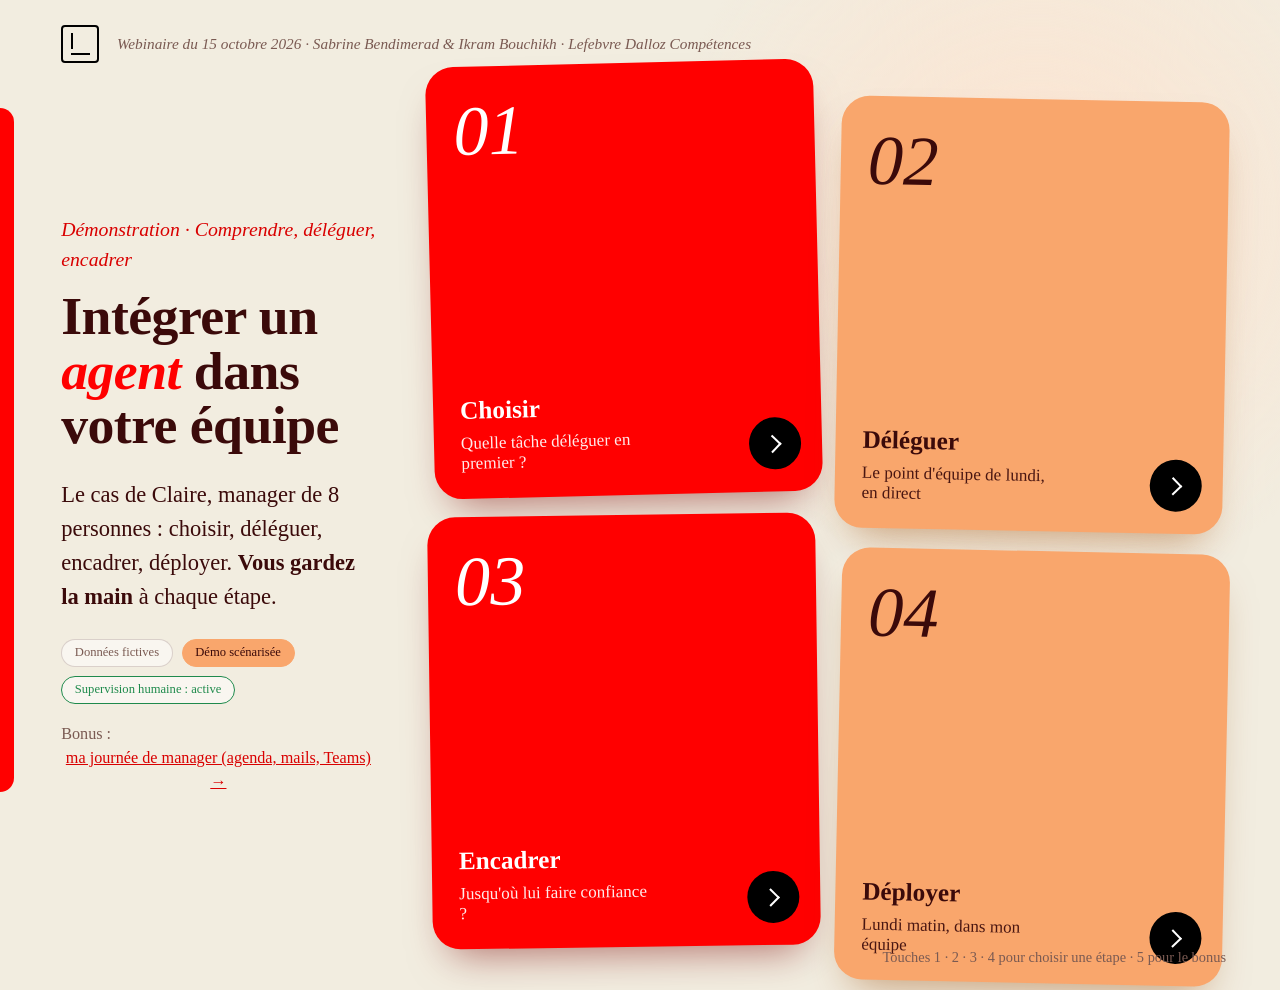
<file: demo/index.html>
<!doctype html>
<html lang="fr">
<head>
<meta charset="utf-8">
<meta name="viewport" content="width=device-width, initial-scale=1">
<title>Le Copilote du Manager</title>
<link rel="stylesheet" href="style.css">
</head>
<body>
<section id="landing" class="landing">
  <div class="l-top">
    <span class="mark" aria-hidden="true"></span>
    <span class="l-kicker">Webinaire du 15 octobre 2026 · Sabrine Bendimerad & Ikram Bouchikh · Lefebvre Dalloz Compétences</span>
  </div>
  <div class="l-grid">
    <div class="l-copy">
      <p class="l-eyebrow">Démonstration · Comprendre, déléguer, encadrer</p>
      <h1>Intégrer un <em>agent</em> dans votre équipe</h1>
      <p class="l-lead">Le cas de Claire, manager de 8 personnes : choisir, déléguer, encadrer, déployer. <b>Vous gardez la main</b> à chaque étape.</p>
      <div class="badges">
        <span class="badge">Données fictives</span>
        <span class="badge badge-accent">Démo scénarisée</span>
        <span class="badge badge-ok">Supervision humaine : active</span>
      </div>
      <p class="l-bonus">Bonus : <button id="bonusBtn" class="linklike">ma journée de manager (agenda, mails, Teams) →</button></p>
    </div>
    <div class="l-cards" id="lcards"></div>
  </div>
  <p class="l-foot">Touches 1 · 2 · 3 · 4 pour choisir une étape · 5 pour le bonus</p>
</section>

<div id="app" hidden>
<header class="top">
  <div class="brand">
    <button id="backBtn" class="back" title="Retour aux missions" aria-label="Retour aux missions"></button>
    <span class="mark" aria-hidden="true"></span>
    <span class="product">Le Copilote <b>du Manager</b></span>
  </div>
  <div class="badges">
    <span class="badge">Données fictives</span>
    <span class="badge badge-accent">Démo scénarisée</span>
    <span class="badge badge-ok">Supervision humaine : active</span>
  </div>
</header>

<nav id="missions" class="missions" aria-label="Missions"></nav>

<main class="grid">
  <section class="col">
    <article class="panel" id="inputPanel">
      <h2 id="inputTitle">Situation du manager</h2>
      <div id="chips" class="chips"></div>
      <div id="connectors" class="connectors"></div>
      <div id="autonomy" class="autonomy"></div>
      <pre id="inputText" class="input-text"></pre>
      <div class="actions">
        <button id="runBtn" class="btn btn-primary">Lancer l'agent</button>
        <button id="resetBtn" class="btn btn-ghost">Réinitialiser</button>
      </div>
    </article>

    <article class="panel" id="activityPanel">
      <h2>L'agent au travail <span id="status" class="status">en attente</span></h2>
      <ol id="steps" class="steps"></ol>
      <p id="stepsEmpty" class="muted">Les étapes et les outils utilisés par l'agent s'afficheront ici en direct.</p>
    </article>
  </section>

  <section class="col">
    <article class="panel result" id="resultPanel">
      <div class="result-head">
        <h2>Livrable</h2>
        <button id="printBtn" class="btn btn-ghost small" hidden>Exporter en PDF</button>
      </div>
      <div id="result" class="result-body">
        <p class="muted">Choisissez une mission, puis lancez l'agent. Le livrable apparaîtra ici.</p>
      </div>
    </article>
  </section>
</main>

<footer class="foot">
  Aller plus loin : la gamme de formations IA de Lefebvre Dalloz Compétences ·
  Démo scénarisée à vocation pédagogique, aucune donnée réelle n'est traitée.
  <span class="keys">Raccourcis : 1 2 3 4 5 mission · ← → niveau d'autonomie · Entrée lancer · H accueil · F rapide · Échap réinitialiser</span>
</footer>

</div><!-- /app -->

<div id="gate" class="gate" hidden role="dialog" aria-modal="true" aria-labelledby="gateTitle">
  <div class="gate-card">
    <p class="gate-tag">Validation humaine requise</p>
    <h3 id="gateTitle"></h3>
    <p id="gateBody"></p>
    <div class="gate-actions">
      <button class="btn btn-primary" data-choice="ok">Valider (V)</button>
      <button class="btn btn-secondary" data-choice="edit">Modifier (M)</button>
      <button class="btn btn-ghost" data-choice="no">Refuser (R)</button>
    </div>
  </div>
</div>

<script src="app.js"></script>
</body>
</html>
</file>
<file: demo/style.css>
:root{
  --cream:#f2ede0; --paper:rgba(255,255,255,.55);
  --ink:#3b0a0a;            /* bordeaux très foncé des titres */
  --red:#ff0000; --red-d:#d90000;
  --peach:#f9a66c; --peach-l:#fde3cf;
  --black:#000; --muted:#7a5a52; --line:rgba(59,10,10,.16);
  --ok:#1f8a4c;
  --serif:'Source Serif 4','Source Serif Pro','Noto Serif',Georgia,'Times New Roman',serif;
  --mono:ui-monospace,Menlo,Consolas,monospace;
}
*{box-sizing:border-box}
html{font-size:18px}
body{
  margin:0;min-height:100vh;color:var(--ink);font-family:var(--serif);line-height:1.5;
  background:var(--cream);position:relative;
}
/* bande rouge à gauche, comme sur les slides */
body::before{content:"";position:fixed;left:0;top:12vh;bottom:12vh;width:14px;background:var(--red);border-radius:0 14px 14px 0}

.top{display:flex;justify-content:space-between;align-items:center;gap:1rem;padding:1rem 2.2rem .6rem 2.6rem;flex-wrap:wrap}
.brand{display:flex;align-items:center;gap:1rem}
.mark{position:relative;display:inline-block;width:2.1rem;height:2.1rem;border:2.5px solid var(--black);border-radius:4px;flex:none}
.mark::before{content:"";position:absolute;left:.42rem;top:.32rem;width:.55rem;height:.9rem;border-left:2.5px solid var(--black)}
.mark::after{content:"";position:absolute;left:.42rem;bottom:.32rem;width:1.05rem;border-bottom:2.5px solid var(--black)}
.product{font-size:1.45rem;font-weight:600}
.product b{color:var(--red)}
.badges{display:flex;gap:.5rem;flex-wrap:wrap}
.badge{font-size:.7rem;padding:.2rem .7rem;border-radius:999px;border:1px solid var(--line);color:var(--muted);background:rgba(255,255,255,.5)}
.badge-accent{background:var(--peach);border-color:var(--peach);color:var(--ink)}
.badge-ok{border-color:var(--ok);color:var(--ok)}

.missions{display:flex;gap:1rem;padding:1rem 2.2rem 0 2.6rem;flex-wrap:wrap}
.mission{flex:1 1 220px;display:flex;gap:.9rem;align-items:center;text-align:left;cursor:pointer;color:var(--ink);font-family:var(--serif);background:var(--paper);border:2px solid transparent;border-radius:16px;padding:.8rem 1.1rem;transition:.2s}
.mission:hover{background:rgba(255,255,255,.85)}
.mission.active{border-color:var(--ink);background:#fff;box-shadow:0 6px 18px rgba(59,10,10,.12)}
.mission .num{flex:none;display:grid;place-items:center;width:2.6rem;height:2.6rem;border-radius:50%;background:var(--red);color:#fff;font-weight:700;font-size:.95rem}
.mission:nth-child(even) .num{background:var(--peach);color:var(--ink)}
.mission .m-title{display:block;font-size:1.3rem;font-weight:700}
.mission .m-sub{display:block;color:var(--muted);font-size:.78rem}

.grid{display:grid;grid-template-columns:minmax(0,1fr) minmax(0,1.15fr);gap:1.2rem;padding:1.2rem 2.2rem 1rem 2.6rem}
@media(max-width:1000px){.grid{grid-template-columns:1fr}}
.col{display:flex;flex-direction:column;gap:1.2rem;min-width:0}
.panel{background:var(--paper);border:1px solid var(--line);border-radius:18px;padding:1.1rem 1.3rem}
.panel h2{margin:0 0 .7rem;font-size:1.3rem;font-weight:700;display:flex;align-items:center;gap:.7rem}
.muted{color:var(--muted);margin:.3rem 0}

.chips{display:flex;gap:.5rem;flex-wrap:wrap;margin-bottom:.7rem}
.chip{cursor:pointer;color:var(--ink);font-family:var(--serif);background:transparent;border:1px solid var(--line);border-radius:999px;padding:.3rem .85rem;font-size:.8rem}
.chip.active{background:var(--ink);color:#fff;border-color:var(--ink)}
.input-text{margin:0;white-space:pre-wrap;font-family:var(--serif);font-size:.88rem;background:#fff;border:1px solid var(--line);border-radius:12px;padding:.9rem 1rem;max-height:15rem;overflow:auto}
.actions{display:flex;gap:.6rem;margin-top:.9rem}
.btn{font:inherit;font-size:.9rem;cursor:pointer;border-radius:999px;padding:.6rem 1.3rem;border:1.5px solid transparent;transition:.15s}
.btn:disabled{opacity:.45;cursor:not-allowed}
.btn-primary{background:var(--red);color:#fff;font-weight:700}
.btn-primary:hover:not(:disabled){background:var(--red-d)}
.btn-secondary{background:var(--peach);color:var(--ink);font-weight:600}
.btn-ghost{background:transparent;color:var(--ink);border-color:var(--line)}
.btn.small{font-size:.75rem;padding:.35rem .9rem}

.status{font-size:.7rem;font-weight:500;color:var(--muted);border:1px solid var(--line);border-radius:999px;padding:.1rem .65rem}
.status.run{background:var(--peach);border-color:var(--peach);color:var(--ink)}
.status.done{background:var(--ok);border-color:var(--ok);color:#fff}
.steps{list-style:none;margin:0;padding:0;display:flex;flex-direction:column;gap:.45rem}
.step{display:flex;gap:.7rem;align-items:flex-start;padding:.55rem .75rem;border-radius:12px;background:#fff;border:1px solid var(--line);animation:in .3s ease}
.step .ico{flex:none;width:1.15rem;height:1.15rem;margin-top:.2rem;border-radius:50%;border:2.5px solid var(--red);border-top-color:transparent;animation:spin .8s linear infinite}
.step.done .ico{animation:none;border:none;background:var(--ok);position:relative}
.step.done .ico::after{content:"";position:absolute;left:.38rem;top:.17rem;width:.28rem;height:.5rem;border:solid #fff;border-width:0 2px 2px 0;transform:rotate(45deg)}
.step .body{flex:1;min-width:0}
.step .tool{font-family:var(--mono);font-size:.76rem;color:var(--red-d);font-weight:600}
.step .desc{display:block;font-size:.88rem}
.step time{font-size:.72rem;color:var(--muted);flex:none;margin-top:.25rem}
.step.warn{background:var(--peach-l);border-color:var(--peach)}
.step.warn .tool{color:var(--ink)}
@keyframes spin{to{transform:rotate(360deg)}}
@keyframes in{from{opacity:0;transform:translateY(6px)}to{opacity:1;transform:none}}

.result{min-height:24rem}
.result-head{display:flex;justify-content:space-between;align-items:center;margin-bottom:.4rem}
.result-head h2{margin:0}
.result-body{font-size:.92rem}
.result-body h3{font-size:1.15rem;font-weight:700;color:var(--red-d);margin:1.1rem 0 .35rem}
.result-body h3:first-child{margin-top:.2rem}
.result-body p{margin:.3rem 0}
.result-body ul,.result-body ol{margin:.3rem 0;padding-left:1.2rem}
.result-body li{margin:.2rem 0}
.blk{animation:in .5s ease}
.callout{border-left:5px solid var(--peach);background:var(--peach-l);border-radius:0 12px 12px 0;padding:.7rem 1rem;margin:1rem 0 .3rem}
.callout b{color:var(--ink)}
.callout.ok{border-color:var(--ok);background:#dff1e6}
table.t{width:100%;border-collapse:collapse;font-size:.85rem;margin:.4rem 0;background:#fff;border-radius:10px}
table.t th{color:var(--muted);font-weight:600;text-align:left;border-bottom:2px solid var(--line);padding:.4rem .5rem}
table.t td{padding:.45rem .5rem;border-bottom:1px solid var(--line);vertical-align:top}
.tag{font-size:.7rem;border-radius:999px;padding:.05rem .55rem;border:1px solid var(--line)}
.tag.hi{background:var(--red);border-color:var(--red);color:#fff}
.tag.chk{background:var(--peach);border-color:var(--peach)}
.mail{background:#fff;border:1px solid var(--line);border-radius:12px;padding:.9rem 1.1rem;margin:.5rem 0;white-space:pre-wrap;font-size:.86rem}
.mail[contenteditable="true"]{outline:2px solid var(--red)}
.mail .subj{font-weight:700;display:block;margin-bottom:.4rem}
.chart{width:100%;height:auto;margin:.3rem 0;background:#fff;border-radius:12px;border:1px solid var(--line)}
.chart text{fill:var(--ink);font-family:var(--serif);font-size:12px}
.chart .val{font-weight:700}

.foot{padding:.8rem 2.2rem 1.4rem 2.6rem;color:var(--muted);font-size:.72rem;display:flex;flex-direction:column;gap:.3rem}
.keys{opacity:.75}

.gate{position:fixed;inset:0;background:rgba(59,10,10,.55);display:grid;place-items:center;z-index:10}
.gate[hidden]{display:none}
.gate-card{background:var(--red);color:#fff;border-radius:26px 26px 26px 26px;padding:1.8rem 2rem;max-width:36rem;box-shadow:0 24px 60px rgba(0,0,0,.4);animation:in .3s ease}
.gate-tag{font-size:.75rem;text-transform:uppercase;letter-spacing:.1em;margin:0;opacity:.9}
.gate-card h3{font-size:1.6rem;margin:.3rem 0 .6rem;font-weight:700}
.gate-actions{display:flex;gap:.6rem;margin-top:1.2rem;flex-wrap:wrap}
.gate .btn-primary{background:#fff;color:var(--red-d)}
.gate .btn-primary:hover{background:var(--cream)}
.gate .btn-secondary{background:var(--peach)}
.gate .btn-ghost{color:#fff;border-color:rgba(255,255,255,.6)}

@media print{
  body{background:#fff}
  body::before,.top,.missions,.col:first-child,.foot,.gate,#printBtn{display:none!important}
  .grid{display:block;padding:0}
  .panel{background:#fff;border:none}
}

/* ---------- Écran d'accueil ---------- */
.landing{min-height:100vh;padding:1.4rem 3rem 1.2rem 3.4rem;display:flex;flex-direction:column;position:relative;overflow:hidden}
.landing[hidden]{display:none}
.landing::before{content:"";position:absolute;right:-12vw;top:-20vh;width:62vw;height:62vw;border-radius:50%;background:radial-gradient(circle,var(--peach-l),transparent 68%);z-index:0}
.landing>*{position:relative;z-index:1}
.l-top{display:flex;align-items:center;gap:1rem}
.l-kicker{font-size:.85rem;color:var(--muted);font-style:italic}
.l-grid{flex:1;display:grid;grid-template-columns:minmax(0,.85fr) minmax(0,1.6fr);gap:3rem;align-items:center}
@media(max-width:1100px){.l-grid{grid-template-columns:1fr}}
.l-eyebrow{margin:0 0 .8rem;font-style:italic;color:var(--red-d);font-size:1.1rem}
.landing h1{margin:0;font-size:clamp(2.8rem,5.2vw,5.4rem);line-height:1.02;font-weight:700;letter-spacing:-.01em}
.landing h1 em{color:var(--red);font-style:italic;font-weight:600}
.l-lead{font-size:1.25rem;max-width:26rem;margin:1.4rem 0 1.4rem}
.l-cards{display:grid;grid-template-columns:repeat(3,1fr);gap:1.4rem;align-items:center}
@media(max-width:700px){.l-cards{grid-template-columns:1fr}}
.lcard{position:relative;text-align:left;cursor:pointer;border:0;font-family:var(--serif);color:#fff;background:var(--red);border-radius:28px;padding:1.6rem 1.5rem 1.4rem;min-height:clamp(18rem,52vh,26rem);display:flex;flex-direction:column;box-shadow:0 22px 40px -18px rgba(120,0,0,.55);transition:transform .25s,box-shadow .25s}
.lcard:nth-child(1){transform:rotate(-1.6deg)}
.lcard:nth-child(2){transform:translateY(2.2rem) rotate(1.1deg);background:var(--peach);color:var(--ink);box-shadow:0 22px 40px -18px rgba(150,70,0,.5)}
.lcard:nth-child(3){transform:rotate(-.8deg)}
.lcard:hover,.lcard:focus-visible{transform:translateY(-.5rem) rotate(0);box-shadow:0 30px 50px -16px rgba(59,10,10,.55);outline:none}
.lcard .ln{font-size:clamp(3.4rem,5.5vw,5.6rem);font-style:italic;font-weight:400;line-height:1}
.lcard .lt{margin-top:auto;font-size:clamp(1.6rem,2.3vw,2.2rem);font-weight:700;line-height:1.1}
.lcard .ls{margin-top:.5rem;font-size:.95rem;opacity:.92;max-width:14rem}
.lcard .go{position:absolute;right:1.2rem;bottom:1.2rem;width:2.9rem;height:2.9rem;border-radius:50%;background:var(--black);display:grid;place-items:center}
.lcard .go::after{content:"";width:.6rem;height:.6rem;border:solid #fff;border-width:2px 2px 0 0;transform:rotate(45deg);margin-right:.2rem}
.lcard .lt,.lcard .ls{padding-right:3.4rem}
.l-foot{margin:0;color:var(--muted);font-size:.8rem;text-align:right}

.back{width:2.1rem;height:2.1rem;border-radius:50%;background:var(--black);border:0;cursor:pointer;position:relative;flex:none}
.back::after{content:"";position:absolute;left:.85rem;top:.72rem;width:.55rem;height:.55rem;border:solid #fff;border-width:0 0 2px 2px;transform:rotate(45deg)}

/* ---------- 4 missions à l'accueil ---------- */
.l-grid{grid-template-columns:minmax(0,.75fr) minmax(0,1.9fr)}
.l-cards{grid-template-columns:repeat(4,1fr);gap:1.1rem}
@media(max-width:1300px){.l-cards{grid-template-columns:repeat(2,1fr)}}
@media(max-width:700px){.l-cards{grid-template-columns:1fr}}
.lcard{min-height:clamp(17rem,48vh,24rem)}
.lcard:nth-child(2){transform:translateY(2rem) rotate(1.1deg);background:var(--peach);color:var(--ink);box-shadow:0 22px 40px -18px rgba(150,70,0,.5)}
.lcard:nth-child(3){transform:rotate(-.8deg);background:var(--red);color:#fff}
.lcard:nth-child(4){transform:translateY(2rem) rotate(1.2deg);background:var(--peach);color:var(--ink);box-shadow:0 22px 40px -18px rgba(150,70,0,.5)}
.lcard:nth-child(1){transform:rotate(-1.4deg)}
.lcard:hover,.lcard:focus-visible{transform:translateY(-.5rem) rotate(0)}
.lcard .lt{font-size:clamp(1.4rem,1.9vw,2rem)}

/* ---------- Mission « Ma journée » ---------- */
.connectors{display:flex;gap:.5rem;flex-wrap:wrap;margin-bottom:.7rem}
.connectors:empty{display:none}
.conn{font-size:.78rem;padding:.25rem .8rem .25rem 1.6rem;border-radius:999px;border:1px solid var(--line);color:var(--muted);background:#fff;position:relative;transition:.3s}
.conn::before{content:"";position:absolute;left:.65rem;top:50%;width:.55rem;height:.55rem;margin-top:-.275rem;border-radius:50%;background:#c9bdb5}
.conn.on{color:var(--ok);border-color:var(--ok)}
.conn.on::before{background:var(--ok)}
.conn.on::after{content:" · connecté";color:var(--ok)}
.stats{display:flex;gap:.6rem;flex-wrap:wrap;margin:.3rem 0 .5rem}
.stat{background:#fff;border:1px solid var(--line);border-radius:14px;padding:.5rem .85rem;min-width:5.6rem}
.stat b{display:block;font-size:1.9rem;line-height:1.05;color:var(--red-d);font-weight:700}
.stat span{font-size:.72rem;color:var(--muted)}
.rdv{display:grid;grid-template-columns:3.6rem minmax(0,1fr);gap:.8rem;padding:.65rem 0;border-bottom:1px solid var(--line)}
.rdv .h{font-weight:700;font-variant-numeric:tabular-nums;color:var(--ink)}
.rdv .rt{font-weight:700;margin-right:.3rem}
.rdv p{margin:.2rem 0 0}
.rdv ul{margin:.3rem 0 0;padding-left:1.1rem}
.rdv.conflict{background:var(--peach-l);margin:0 -.5rem;padding:.65rem .5rem;border-radius:10px}
.urg{background:#fff;border:1px solid var(--line);border-left:5px solid var(--red);border-radius:10px;padding:.55rem .85rem;margin:.45rem 0}
.urg.mid{border-left-color:var(--peach)}
.urg small{color:var(--muted)}
.mail .subj{margin-top:.2rem}

/* ---------- Mission « Ma journée » : intégrer l'agent dans l'équipe ---------- */
.next{margin-top:1.1rem}
.trio{display:grid;grid-template-columns:repeat(3,minmax(0,1fr));gap:.7rem;margin:.4rem 0}
@media(max-width:800px){.trio{grid-template-columns:1fr}}
.tcol{border-radius:14px;padding:.8rem .9rem;border:1px solid var(--line);background:#fff}
.tcol b{display:block;font-size:1.05rem}
.tcol small{display:block;color:var(--muted);margin-bottom:.3rem}
.tcol ul{margin:0;padding-left:1.05rem;font-size:.85rem}
.tcol.t1{border-top:5px solid var(--peach)}
.tcol.t2{border-top:5px solid var(--red)}
.tcol.t3{border-top:5px solid var(--ink)}
.phases{display:grid;grid-template-columns:repeat(4,minmax(0,1fr));gap:.8rem;position:relative;margin:.6rem 0 .4rem}
@media(max-width:800px){.phases{grid-template-columns:repeat(2,minmax(0,1fr))}}
.phases::before{content:"";position:absolute;left:1.2rem;right:1.2rem;top:1.25rem;height:2px;background:var(--line)}
.ph{position:relative}
.ph .c{width:2.5rem;height:2.5rem;border-radius:50%;display:grid;place-items:center;background:var(--red);color:#fff;font-weight:700;font-size:.85rem;position:relative}
.ph:nth-child(even) .c{background:var(--peach);color:var(--ink)}
.ph b{display:block;margin-top:.5rem}
.ph small{display:block;color:var(--muted)}
.ph p{font-size:.82rem;margin:.25rem 0}
.stat.wide{min-width:0;flex:1 1 9rem;display:flex;align-items:center;min-height:3.2rem}
.stat.wide span{font-size:.85rem;color:var(--ink)}
.chipset{display:flex;flex-wrap:wrap;gap:.5rem;margin:.3rem 0}
.chipset span{background:var(--ink);color:#fff;border-radius:999px;padding:.3rem .85rem;font-size:.82rem}

/* ---------- Démo calée sur le webinaire : fil rouge de Claire ---------- */
.landing h1{font-size:clamp(2.4rem,4.2vw,4.4rem)}
.l-bonus{margin:1rem 0 0;font-size:.9rem;color:var(--muted)}
.linklike{background:none;border:0;padding:0;font:inherit;color:var(--red-d);text-decoration:underline;cursor:pointer}
.mission.bonus{flex:0 1 auto}
.mission.bonus .num{background:var(--ink)!important;color:#fff!important}
.input-text.html{white-space:normal;max-height:none}
.carte{margin:0;display:grid;gap:.5rem}
.carte>div{display:grid;grid-template-columns:7.4rem minmax(0,1fr);gap:.6rem;align-items:start}
.carte dt{font-weight:700;display:flex;gap:.45rem;align-items:center}
.carte .n{display:inline-grid;place-items:center;flex:none;width:1.4rem;height:1.4rem;border-radius:50%;background:var(--red);color:#fff;font-size:.72rem}
.carte>div:nth-child(even) .n{background:var(--peach);color:var(--ink)}
.carte dd{margin:0}
.lvlnote{margin:.7rem 0 0;padding:.45rem .7rem;border-radius:10px;background:var(--peach-l)}
.box{background:#fff;border:1px solid var(--line);border-radius:12px;padding:.8rem 1rem}
.autonomy{display:grid;grid-template-columns:repeat(4,minmax(0,1fr));gap:.4rem;margin-bottom:.7rem}
.autonomy:empty{display:none}
@media(max-width:700px){.autonomy{grid-template-columns:repeat(2,minmax(0,1fr))}}
.lvl{font-family:var(--serif);cursor:pointer;text-align:left;background:#fff;border:1.5px solid var(--line);border-radius:12px;padding:.5rem .6rem;color:var(--ink)}
.lvl b{display:block;font-size:1.15rem}
.lvl span{display:block;font-size:.78rem;font-weight:700;line-height:1.2}
.lvl small{display:block;font-size:.7rem;color:var(--muted);margin-top:.15rem}
.lvl.hot:not(.active){border-color:var(--peach)}
.lvl.active{background:var(--ink);color:#fff;border-color:var(--ink)}
.lvl.active small{color:#ead9d0}
.lvl.active.hot{background:var(--red);border-color:var(--red)}
.step.fail{background:#ffe3e3;border-color:var(--red)}
.step.fail .tool,.step.risk .tool{color:var(--red-d)}
.step.fail.done .ico{background:var(--red)}
.step.fail.done .ico::before,.step.fail.done .ico::after{content:"";position:absolute;left:calc(50% - 1px);top:calc(50% - .35rem);width:2px;height:.7rem;border:0;background:#fff}
.step.fail.done .ico::before{transform:rotate(45deg)}
.step.fail.done .ico::after{transform:rotate(-45deg)}
.step.risk{background:#ffe3e3;border-color:var(--red)}
.incident{border-left:5px solid var(--red);background:#ffe3e3;border-radius:0 12px 12px 0;padding:.7rem 1rem;margin:1rem 0 .3rem}
.incident b:first-child{color:var(--red-d)}
.incident ul{margin:.3rem 0}
.tablewrap{overflow-x:auto}
.crit th:not(:first-child),.crit td:not(:first-child){text-align:center}
.crit td:first-child{min-width:10rem}
.crit .y{color:var(--ink);font-size:1.05rem}
.crit .n{color:var(--muted);font-size:1.05rem}
.crit tr.best td{background:var(--peach-l)}
.tag.dk{background:var(--ink);border-color:var(--ink);color:#fff}
.sr{position:absolute;width:1px;height:1px;overflow:hidden;clip:rect(0 0 0 0);white-space:nowrap}
.rules td.yes{color:var(--ok);font-weight:700;white-space:nowrap}
.rules td.no{color:var(--red-d);font-weight:700;white-space:nowrap}
.trace{background:#fff;border:1px solid var(--line);border-radius:12px;padding:.6rem .9rem}
.trace summary{cursor:pointer;font-weight:700}
.stat.wide b.sm{display:block;font-size:1rem;line-height:1.2;color:var(--ink)}
</file>
